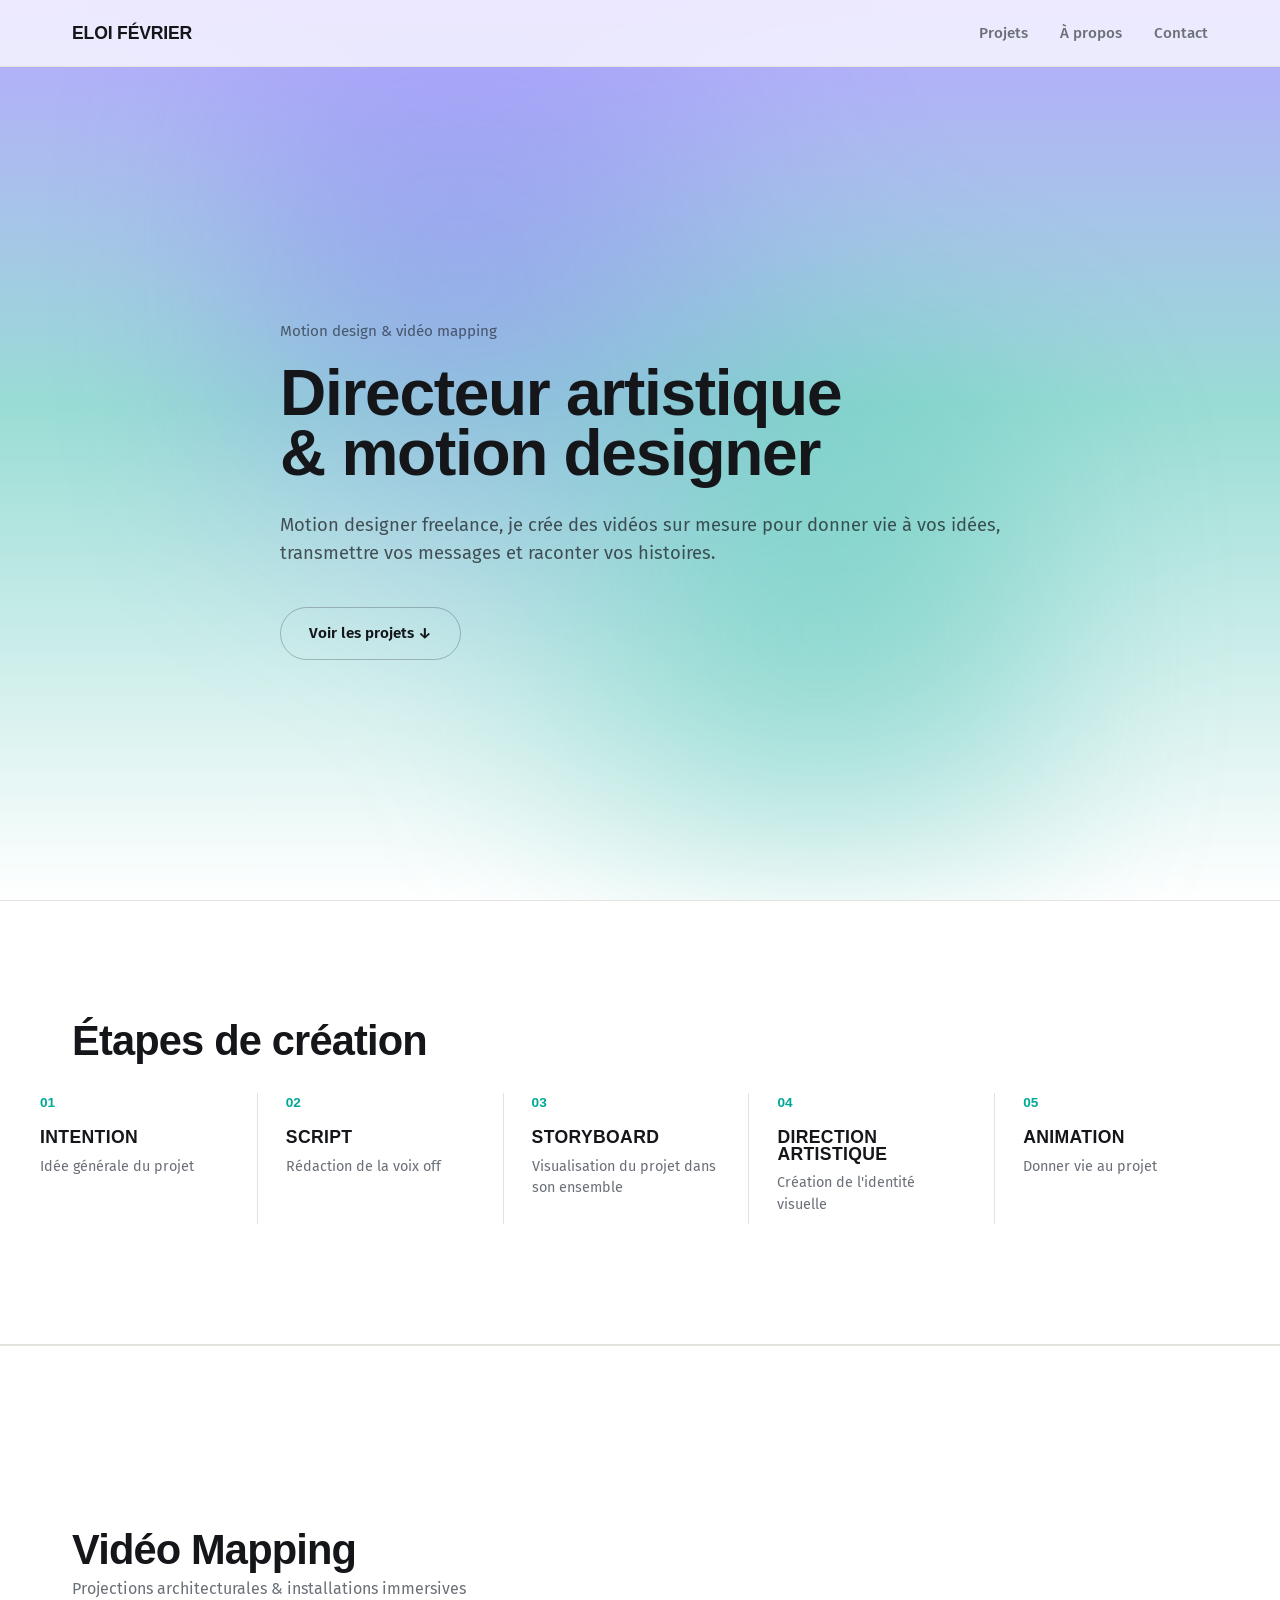
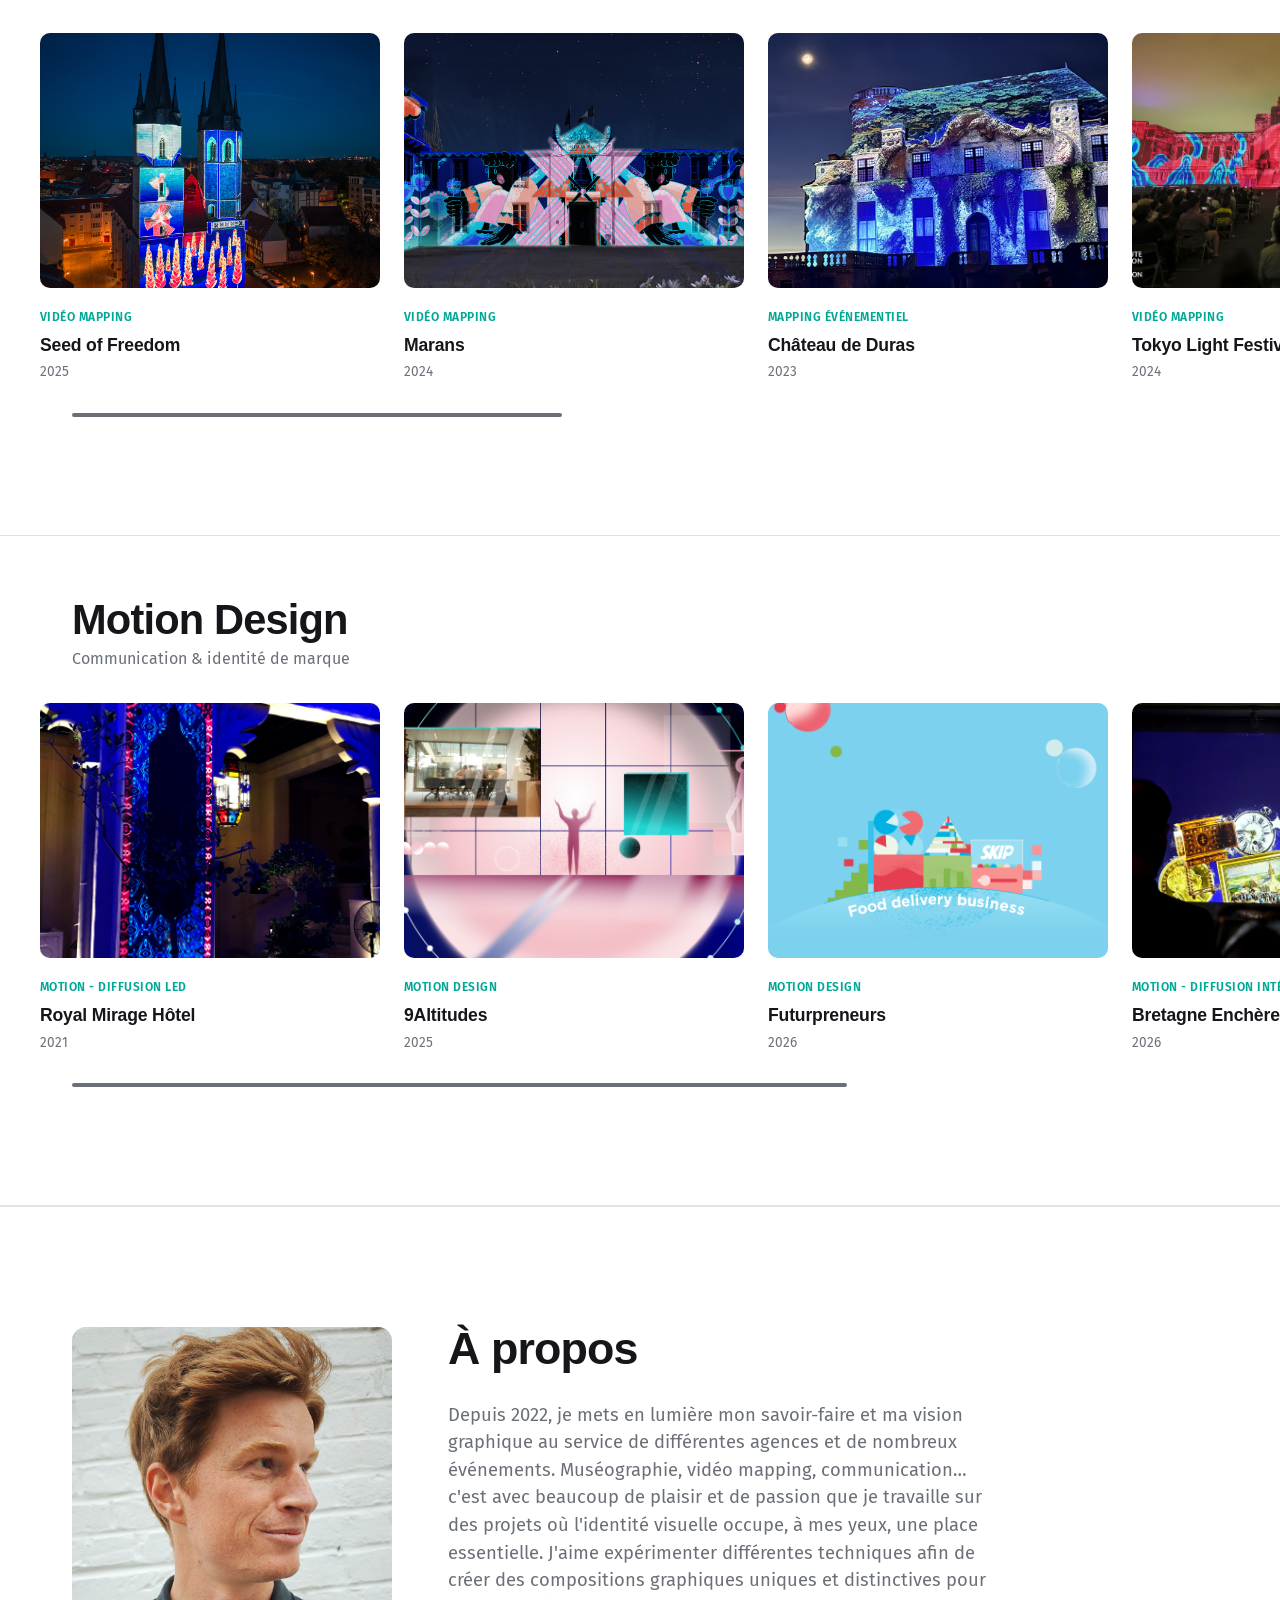
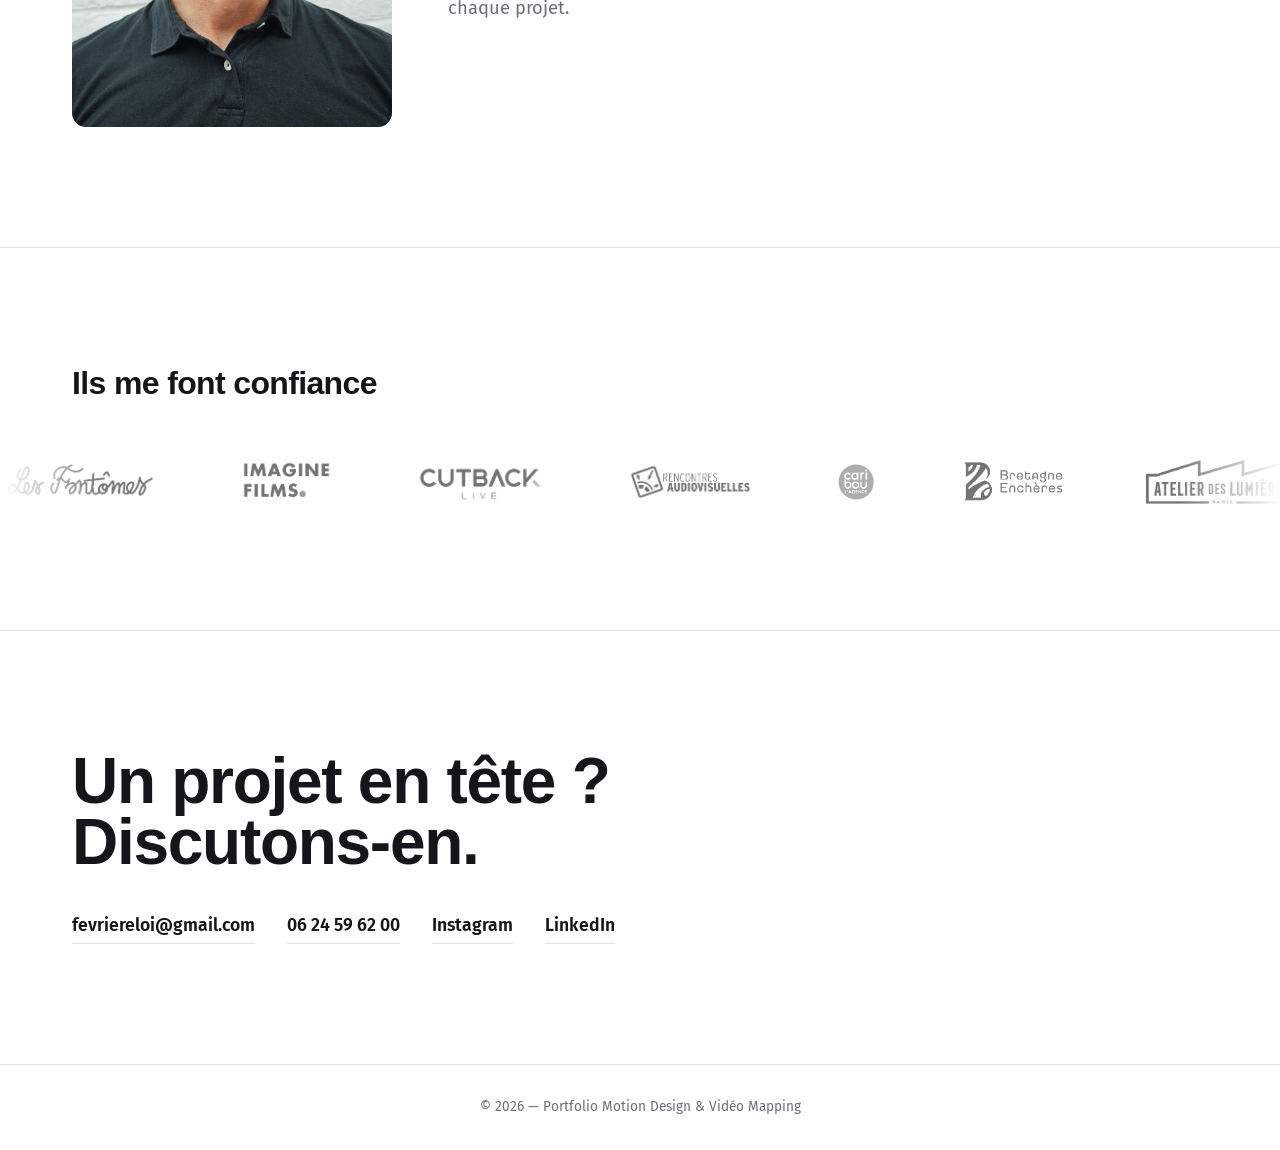
<file: index.html>
<!DOCTYPE html>
<html lang="fr">
<head>
<meta charset="UTF-8">
<meta name="viewport" content="width=device-width, initial-scale=1.0">
<title>Eloi Février — Motion Design & Vidéo Mapping</title>
<link rel="preconnect" href="https://fonts.googleapis.com">
<link rel="preconnect" href="https://fonts.gstatic.com" crossorigin>
<link href="https://fonts.googleapis.com/css2?family=Fira+Sans:wght@400;500;600&display=swap" rel="stylesheet">
<link rel="stylesheet" href="styles.css">
<link rel="icon" type="image/png" href="Autres/FAVICON SOLEIL.png">

</head>
<body>

<header>
  <nav>
    <div class="logo">ELOI FÉVRIER</div>
    <div class="nav-links">
      <a href="#projets">Projets</a>
      <a href="#about">À propos</a>
      <a href="#contact">Contact</a>
    </div>
  </nav>
</header>

<section class="hero">
  <div class="hero-video-overlay"></div>
  <div class="hero-glow"></div>
  <div class="wrap hero-content">
    <div class="hero-eyebrow">Motion design & vidéo mapping</div>
    <h1>Directeur artistique<br>& motion designer</h1>
    <p class="hero-sub">Motion designer freelance, je crée des vidéos sur mesure pour donner vie à vos idées,<br class="desktop-br"> transmettre vos messages et raconter vos histoires.</p>
    <a href="#projets" class="hero-cta">Voir les projets ↓</a>
  </div>
</section>

<section class="section process-section">
  <div class="wrap category-head">
    <h2>Étapes de création</h2>
  </div>
  <div class="process-steps">
    <div class="process-step">
      <span class="process-number">01</span>
      <h3 class="process-title">Intention</h3>
      <p class="process-desc">Idée générale du projet</p>
    </div>
    <div class="process-step">
      <span class="process-number">02</span>
      <h3 class="process-title">Script</h3>
      <p class="process-desc">Rédaction de la voix off</p>
    </div>
    <div class="process-step">
      <span class="process-number">03</span>
      <h3 class="process-title">Storyboard</h3>
      <p class="process-desc">Visualisation du projet dans son ensemble</p>
    </div>
    <div class="process-step">
      <span class="process-number">04</span>
      <h3 class="process-title">Direction artistique</h3>
      <p class="process-desc">Création de l'identité visuelle</p>
    </div>
    <div class="process-step">
      <span class="process-number">05</span>
      <h3 class="process-title">Animation</h3>
      <p class="process-desc">Donner vie au projet</p>
    </div>
  </div>
</section>

<section class="section" id="projets" style="padding-bottom:0;">
  <div class="project-category">
    <div class="wrap category-head">
      <h2>Vidéo Mapping</h2>
      <p>Projections architecturales & installations immersives</p>
    </div>
    <div class="h-scroll" id="mapping-container"></div>
    <div class="wrap">
      <div class="h-scroll-track">
        <div class="h-scroll-thumb" id="mapping-thumb"></div>
      </div>
    </div>
  </div>

  <div class="project-category">
    <div class="wrap category-head">
      <h2>Motion Design</h2>
      <p>Communication & identité de marque</p>
    </div>
    <div class="h-scroll" id="motion-container"></div>
    <div class="wrap">
      <div class="h-scroll-track">
        <div class="h-scroll-thumb" id="motion-thumb"></div>
      </div>
    </div>
  </div>
</section>

<section class="section" id="about">
  <div class="wrap about-grid">
    <img class="about-photo" src="Autres/PHOTO PROFIL.png" alt="Photo d'Eloi Février">
    <div class="about-text">
      <h2 style="font-size:clamp(2rem,4vw,2.8rem); margin-bottom:32px;">À propos</h2>
      <p>Depuis 2022, je mets en lumière mon savoir-faire et ma vision graphique au service de différentes agences et de nombreux événements. Muséographie, vidéo mapping, communication… c'est avec beaucoup de plaisir et de passion que je travaille sur des projets où l'identité visuelle occupe, à mes yeux, une place essentielle. J'aime expérimenter différentes techniques afin de créer des compositions graphiques uniques et distinctives pour chaque projet.</p>
    </div>
  </div>
</section>

<section class="section" id="partners">
  <div class="wrap">
    <div class="section-head">
      <h2 style="font-size:clamp(1.6rem, 3vw, 2rem);">Ils me font confiance</h2>
    </div>
  </div>
  <div class="partners-marquee">
    <div class="partners-track" id="partners-container"></div>
  </div>
</section>


<section class="section contact" id="contact">
  <div class="wrap">
    <h2>Un projet en tête ?<br>Discutons-en.</h2>
    <div class="contact-links">
      <a href="mailto:fevriereloi@gmail.com">fevriereloi@gmail.com</a>
      <a href="tel:0624596200">06 24 59 62 00</a>
      <a href="https://www.instagram.com/eloifevrier/" target="_blank">Instagram</a>
      <a href="https://www.linkedin.com/in/eloi-f%C3%A9vrier-141760152/" target="_blank">LinkedIn</a>
    </div>
  </div>
</section>

<footer>
  © <span id="year"></span> — Portfolio Motion Design & Vidéo Mapping
</footer>

<script src="projects.js"></script>
<script src="partners.js"></script>
<script src="main.js"></script>
</body>
</html>
</file>
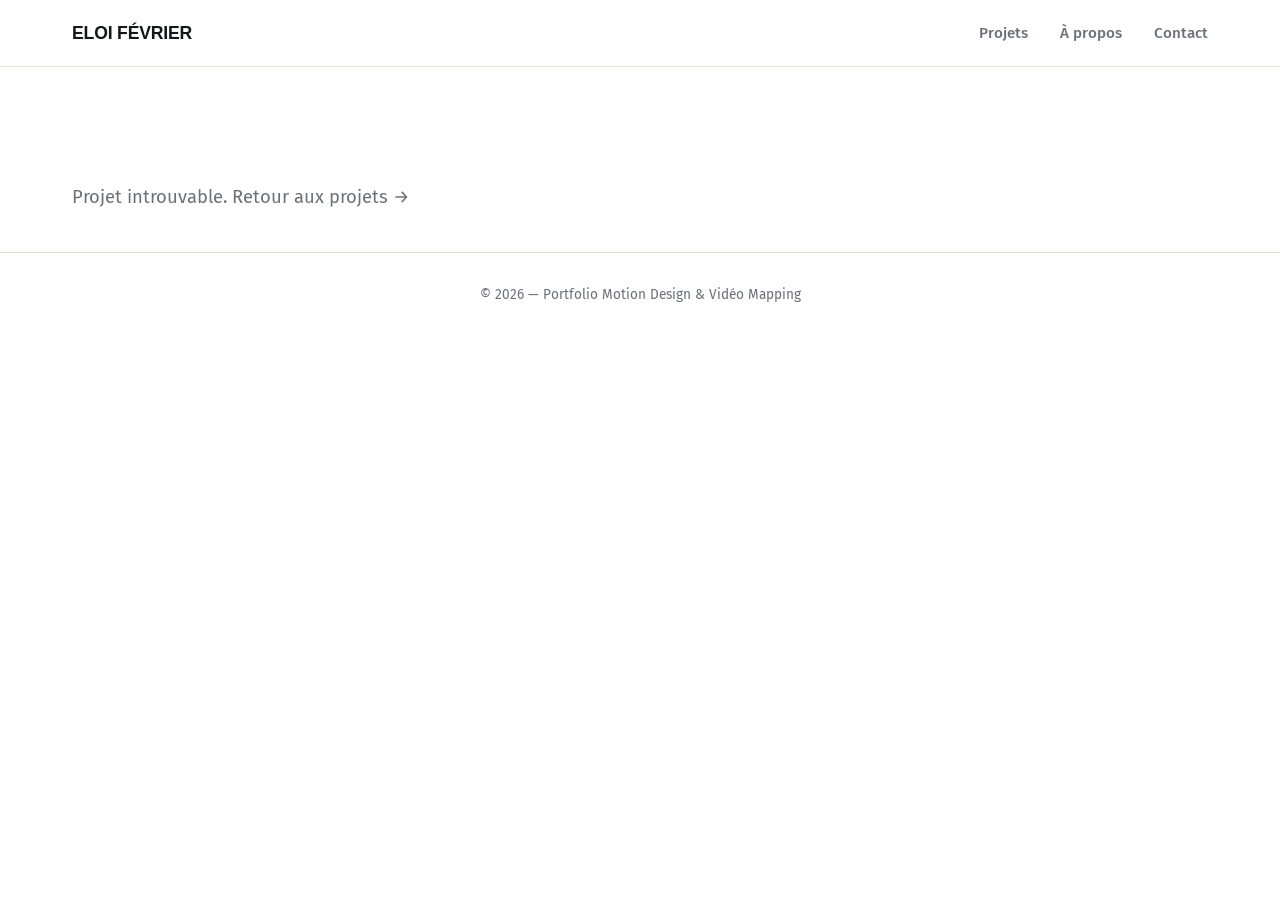
<file: project.html>
<!DOCTYPE html>
<html lang="fr">
<head>
<meta charset="UTF-8">
<meta name="viewport" content="width=device-width, initial-scale=1.0">
<title>Projet — Eloi Février</title>
<link rel="preconnect" href="https://fonts.googleapis.com">
<link rel="preconnect" href="https://fonts.gstatic.com" crossorigin>
<link href="https://fonts.googleapis.com/css2?family=Fira+Sans:wght@400;500;600&display=swap" rel="stylesheet">
<link rel="stylesheet" href="styles.css">
</head>
<body>

<header>
  <nav>
    <a href="index.html" class="logo">ELOI FÉVRIER</a>
    <div class="nav-links">
      <a href="index.html#projets">Projets</a>
      <a href="index.html#about">À propos</a>
      <a href="index.html#contact">Contact</a>
    </div>
  </nav>
</header>

<div class="wrap">
  <div class="project-detail-header">
    <a href="index.html#projets" class="hero-cta project-back">← Tous les projets</a>
    <span class="project-type" id="pd-type"></span>
    <h1 id="pd-title"></h1>
    <p class="project-detail-desc" id="pd-desc"></p>
  </div>

  <div class="project-meta-grid">
    <div class="project-meta-item">
      <h5>Création</h5>
      <p id="pd-creation"></p>
    </div>
    <div class="project-meta-item">
      <h5>Réalisation</h5>
      <p id="pd-realisation"></p>
    </div>
    <div class="project-meta-item">
      <h5>Thématique</h5>
      <p id="pd-thematique"></p>
    </div>
    <div class="project-meta-item">
      <h5>Client</h5>
      <p id="pd-client"></p>
    </div>
    <div class="project-meta-item">
      <h5>Lieu</h5>
      <p id="pd-lieu"></p>
    </div>
  </div>

  <div class="project-media">
    <img class="pd-photo-big" id="pd-photo-1" alt="">

    <div class="pd-video-wrap" id="pd-video-wrap">
      <iframe id="pd-video" src="" title="Vidéo du projet" allow="autoplay; encrypted-media" allowfullscreen></iframe>
    </div>

    <div class="pd-photos-duo">
      <img id="pd-photo-2a" alt="">
      <img id="pd-photo-2b" alt="">
    </div>

    <img class="pd-photo-big" id="pd-photo-3" alt="">
  </div>
</div>

<footer>
  © <span id="year"></span> — Portfolio Motion Design & Vidéo Mapping
</footer>

<script src="projects.js"></script>
<script src="project-detail.js"></script>
</body>
</html>
</file>
<file: styles.css>
:root{
    --bg:#FFFFFF;
    --bg-elevated:#F5F4F1;
    --text:#14161A;
    --muted:#6B7078;
    --accent-1:#7B61FF;
    --accent-2:#00A896;
    --border:#E4E2DD;
    --max-w:1200px;
  }

  *{margin:0;padding:0;box-sizing:border-box;}

  html{scroll-behavior:smooth;}

  body{
    background:var(--bg);
    color:var(--text);
    font-family:'Fira Sans',Arial,sans-serif;
    line-height:1.5;
    -webkit-font-smoothing:antialiased;
  }

  h1,h2,h3, .display{
    font-family:Arial,sans-serif;
    font-weight:900;
    letter-spacing:-0.02em;
    line-height:0.95;
  }

  a{color:inherit;text-decoration:none;}

  img{max-width:100%;display:block;}

  .wrap{
    max-width:var(--max-w);
    margin:0 auto;
    padding:0 32px;
  }

  /* ---------- NAV ---------- */
  header{
    position:fixed;
    top:0;left:0;right:0;
    z-index:100;
    background:rgba(255,255,255,0.75);
    backdrop-filter:blur(10px);
    border-bottom:1px solid var(--border);
  }
  nav{
    max-width:var(--max-w);
    margin:0 auto;
    padding:20px 32px;
    display:flex;
    justify-content:space-between;
    align-items:center;
  }
  .logo{
    font-family:Arial,sans-serif;
    font-weight:900;
    font-size:1.1rem;
    letter-spacing:-0.01em;
  }
  .nav-links{
    display:flex;
    gap:32px;
    font-size:0.95rem;
    font-weight:500;
  }
  .nav-links a{
    color:var(--muted);
    transition:color 0.2s;
  }
  .nav-links a:hover{color:var(--text);}

  /* ---------- HERO ---------- */
  .hero{
    position:relative;
    min-height:100vh;
    display:flex;
    flex-direction:column;
    justify-content:center;
    padding-top:80px;
    overflow:hidden;
  }

  .hero-glow{
    position:absolute;
    top:50%;left:50%;
    width:900px;height:900px;
    transform:translate(-50%,-50%);
    background:
      radial-gradient(circle at 30% 30%, var(--accent-1) 0%, transparent 45%),
      radial-gradient(circle at 70% 70%, var(--accent-2) 0%, transparent 45%);
    opacity:0;
    filter:blur(80px);
    animation: heroFadeIn 2.5s ease-out forwards;
    pointer-events:none;
  }

  @keyframes heroFadeIn{
    0%{opacity:0; transform:translate(-50%,-50%) scale(0.8);}
    100%{opacity:0.35; transform:translate(-50%,-50%) scale(1);}
  }

  /* Dégradé de fond du hero (bleu/violet vers vert, puis blanc) */
  .hero-video-overlay{
    position:absolute;
    inset:0;
    z-index:0;
    background:linear-gradient(180deg,
      rgba(123,97,255,0.55) 0%,
      rgba(0,168,150,0.4) 45%,
      #FFFFFF 100%);
  }

  .hero-content{
    position:relative;
    z-index:2;
  }

  .hero-eyebrow{
    color:rgba(20,22,26,0.6);
    font-size:0.95rem;
    margin-bottom:20px;
  }

  .hero h1{
    font-size:clamp(2rem, 5vw, 4rem);
    max-width:900px;
    color:#14161A;
  }

  .hero-sub{
    margin-top:28px;
    max-width:820px;
    color:rgba(20,22,26,0.7);
    font-size:1.15rem;
  }

  /* Sur petit écran, le texte revient à la ligne naturellement (pas de coupure forcée) */
  @media (max-width:900px){
    .desktop-br{display:none;}
  }

  .hero-cta{
    margin-top:40px;
    display:inline-flex;
    align-items:center;
    gap:10px;
    padding:14px 28px;
    border:1px solid rgba(20,22,26,0.25);
    border-radius:100px;
    font-weight:600;
    font-size:0.95rem;
    width:fit-content;
    color:#14161A;
    transition:border-color 0.2s, background 0.2s;
  }
  .hero-cta:hover{
    border-color:var(--accent-2);
    background:rgba(255,255,255,0.5);
  }

  /* ---------- SECTION LABELS ---------- */
  .section{
    padding:120px 0;
    border-top:1px solid var(--border);
  }
  .section-head{
    display:flex;
    justify-content:space-between;
    align-items:flex-end;
    margin-bottom:56px;
    gap:24px;
    flex-wrap:wrap;
  }
  .section-head h2{
    font-size:clamp(2rem, 4vw, 2.8rem);
  }
  .section-head p{
    color:var(--muted);
    max-width:360px;
    font-size:1rem;
  }

  /* ---------- ÉTAPES DE CRÉATION ---------- */
  .process-section{
    border-top:1px solid var(--border);
    border-bottom:1px solid var(--border);
  }

  .process-steps{
    display:flex;
    padding:0 40px;
    overflow-x:auto;
    scrollbar-width:none;
  }
  .process-steps::-webkit-scrollbar{
    display:none;
  }

  .process-step{
    flex:1 1 0;
    min-width:180px;
    padding:0 28px 8px 0;
    border-right:1px solid var(--border);
    margin-right:28px;
  }
  .process-step:last-child{
    border-right:none;
    margin-right:0;
  }

  .process-number{
    display:block;
    font-family:Arial,sans-serif;
    font-weight:700;
    font-size:0.85rem;
    color:var(--accent-2);
    margin-bottom:16px;
  }

  .process-title{
    font-family:Arial,sans-serif;
    font-weight:800;
    font-size:1.1rem;
    text-transform:uppercase;
    letter-spacing:0.02em;
    color:var(--text);
  }

  .process-desc{
    color:var(--muted);
    font-size:0.9rem;
    margin-top:10px;
  }

  @media (max-width:800px){
    .process-steps{padding:0 20px;}
    .process-step{min-width:160px;}
  }

  /* ---------- PROJECTS: BANDEAUX HORIZONTAUX PAR CATÉGORIE ---------- */
  .project-category{
    padding:64px 0;
    border-bottom:1px solid var(--border);
  }

  .category-head{
    display:flex;
    flex-direction:column;
    gap:8px;
    margin-bottom:32px;
  }
  .category-head h2{
    font-size:clamp(1.8rem, 3.5vw, 2.6rem);
  }
  .category-head p{
    color:var(--muted);
    font-size:1rem;
  }

  /* Bandeau défilant à l'horizontale (scroll natif, glisser au trackpad/tactile) */
  .h-scroll{
    display:flex;
    gap:24px;
    overflow-x:auto;
    padding:0 40px 12px;
    scroll-padding-left:40px;
    scroll-snap-type:x proximity;
    scrollbar-width:none;
  }
  .h-scroll::-webkit-scrollbar{
    display:none;
  }

  /* Curseur / barre de progression du défilement horizontal */
  .h-scroll-track{
    position:relative;
    height:4px;
    background:var(--border);
    margin:8px 0 48px;
    border-radius:4px;
    cursor:pointer;
    /* zone de clic un peu plus généreuse que la barre visible */
    padding:10px 0;
    background-clip:content-box;
  }

  .h-scroll-thumb{
    position:absolute;
    top:10px;
    left:0;
    height:4px;
    width:20%;
    background:var(--muted);
    border-radius:4px;
    transition:left 0.1s linear;
    pointer-events:none;
  }

  .h-scroll-thumb.dragging{
    transition:none;
  }

  .project-card{
    flex:0 0 340px;
    scroll-snap-align:start;
    cursor:pointer;
  }

  .project-thumb{
    position:relative;
    width:100%;
    aspect-ratio:4/3;
    border-radius:10px;
    overflow:hidden;
    background:var(--bg-elevated);
  }

  .project-cover{
    position:absolute;
    inset:0;
    width:100%;
    height:100%;
    object-fit:cover;
    transition:transform 0.5s ease;
  }

  .project-card:hover .project-cover{
    transform:scale(1.06);
  }

  .project-cover-video{
    opacity:0;
    transition:opacity 0.4s ease;
  }

  .project-card:hover .project-cover-video{
    opacity:1;
  }

  .project-card-body{
    padding-top:16px;
  }

  .project-type{
    display:inline-block;
    color:var(--accent-2);
    font-size:0.75rem;
    font-weight:600;
    text-transform:uppercase;
    letter-spacing:0.04em;
    margin-bottom:6px;
  }

  .project-title{
    font-family:Arial,sans-serif;
    font-weight:800;
    font-size:1.1rem;
    letter-spacing:-0.01em;
    color:var(--text);
  }

  .project-year{
    color:var(--muted);
    font-size:0.85rem;
    margin-top:4px;
  }

  @media (max-width:700px){
    .h-scroll{padding:0 20px 12px; scroll-padding-left:20px;}
    .project-card{flex-basis:260px;}
  }

  /* ---------- PARTNERS (défilement horizontal) ---------- */
  .partners-marquee{
    position:relative;
    overflow:hidden;
    width:100%;
    -webkit-mask-image:linear-gradient(90deg, transparent 0%, black 8%, black 92%, transparent 100%);
    mask-image:linear-gradient(90deg, transparent 0%, black 8%, black 92%, transparent 100%);
  }

  .partners-track{
    display:flex;
    align-items:center;
    gap:80px;
    width:max-content;
    animation: partnersScroll 28s linear infinite;
  }

  .partners-marquee:hover .partners-track{
    animation-play-state:paused;
  }

  @keyframes partnersScroll{
    0%{transform:translateX(0);}
    100%{transform:translateX(-50%);}
  }

  .partner-item{
    display:flex;
    align-items:center;
    justify-content:center;
    height:56px;
    flex-shrink:0;
  }

  .partner-item img{
    max-height:44px;
    max-width:160px;
    object-fit:contain;
    filter:grayscale(1);
    opacity:0.55;
    transition:filter 0.3s, opacity 0.3s;
  }

  .partner-item:hover img{
    filter:grayscale(0);
    opacity:1;
  }

  .partner-item .partner-name{
    color:var(--muted);
    font-weight:600;
    font-size:1.1rem;
    white-space:nowrap;
    transition:color 0.2s;
  }

  .partner-item:hover .partner-name{
    color:var(--text);
  }

  @media (prefers-reduced-motion: reduce){
    .partners-track{animation:none;}
  }

  /* ---------- ABOUT ---------- */
  .about-grid{
    display:grid;
    grid-template-columns:320px 1fr;
    gap:56px;
    align-items:start;
  }

  .about-photo{
    width:100%;
    aspect-ratio:4/5;
    object-fit:cover;
    border-radius:14px;
  }

  .about-text p{
    font-size:1.15rem;
    color:var(--muted);
    max-width:560px;
  }
  .about-text p + p{margin-top:20px;}

  /* ---------- CONTACT ---------- */
  .contact{
    text-align:left;
  }
  .contact h2{
    font-size:clamp(2.2rem, 6vw, 4rem);
    max-width:700px;
  }
  .contact-links{
    margin-top:40px;
    display:flex;
    gap:32px;
    flex-wrap:wrap;
  }
  .contact-links a{
    font-size:1.1rem;
    font-weight:600;
    padding-bottom:4px;
    border-bottom:1px solid var(--border);
    transition:border-color 0.2s, color 0.2s;
  }
  .contact-links a:hover{
    border-color:var(--accent-2);
    color:var(--accent-2);
  }

  footer{
    padding:32px;
    text-align:center;
    color:var(--muted);
    font-size:0.85rem;
    border-top:1px solid var(--border);
  }

  /* ---------- RESPONSIVE ---------- */
  @media (max-width:800px){
    nav{padding:16px 20px;}
    .nav-links{display:none;}
    .wrap{padding:0 20px;}
    .section{padding:80px 0;}
    .about-grid{grid-template-columns:1fr; gap:32px;}
    .about-photo{max-width:280px;}
  }

  @media (prefers-reduced-motion: reduce){
    .hero-glow{animation:none; opacity:0.25;}
    .project-cover{transition:none;}
    .partners-track{animation:none;}
  }

/* ==========================================================
   PAGE DE DÉTAIL PROJET (project.html)
   ========================================================== */
.project-detail-header{
  padding:160px 0 40px;
  max-width:800px;
}

.project-detail-header h1{
  font-size:clamp(2.2rem, 5vw, 3.4rem);
  margin-top:16px;
}

.project-detail-desc{
  color:var(--muted);
  font-size:1.15rem;
  margin-top:24px;
  max-width:640px;
}

.project-meta-grid{
  display:grid;
  grid-template-columns:repeat(5, 1fr);
  gap:24px;
  padding:32px 0 56px;
  border-bottom:1px solid var(--border);
  margin-bottom:56px;
}

.project-meta-item h5{
  font-size:0.75rem;
  text-transform:uppercase;
  letter-spacing:0.06em;
  color:var(--accent-2);
  font-weight:700;
  margin-bottom:8px;
}

.project-meta-item p{
  font-size:0.95rem;
  color:var(--text);
}

.project-media{
  display:flex;
  flex-direction:column;
  gap:24px;
  padding-bottom:100px;
}

.pd-photo-big{
  width:100%;
  border-radius:12px;
  object-fit:cover;
}

.pd-video-wrap{
  position:relative;
  width:100%;
  aspect-ratio:16/9;
  border-radius:12px;
  overflow:hidden;
  background:var(--bg-elevated);
}

.pd-video-wrap iframe{
  position:absolute;
  inset:0;
  width:100%;
  height:100%;
  border:none;
}

.pd-photos-duo{
  display:grid;
  grid-template-columns:1fr 1fr;
  gap:24px;
}

.pd-photos-duo img{
  width:100%;
  height:100%;
  aspect-ratio:1/1;
  object-fit:cover;
  border-radius:12px;
}

.project-back{
  margin-bottom:40px;
  display:inline-block;
}

@media (max-width:800px){
  .project-detail-header{padding:120px 0 32px;}
  .project-meta-grid{grid-template-columns:repeat(2, 1fr); row-gap:28px;}
  .pd-photos-duo{grid-template-columns:1fr;}
}
</file>
